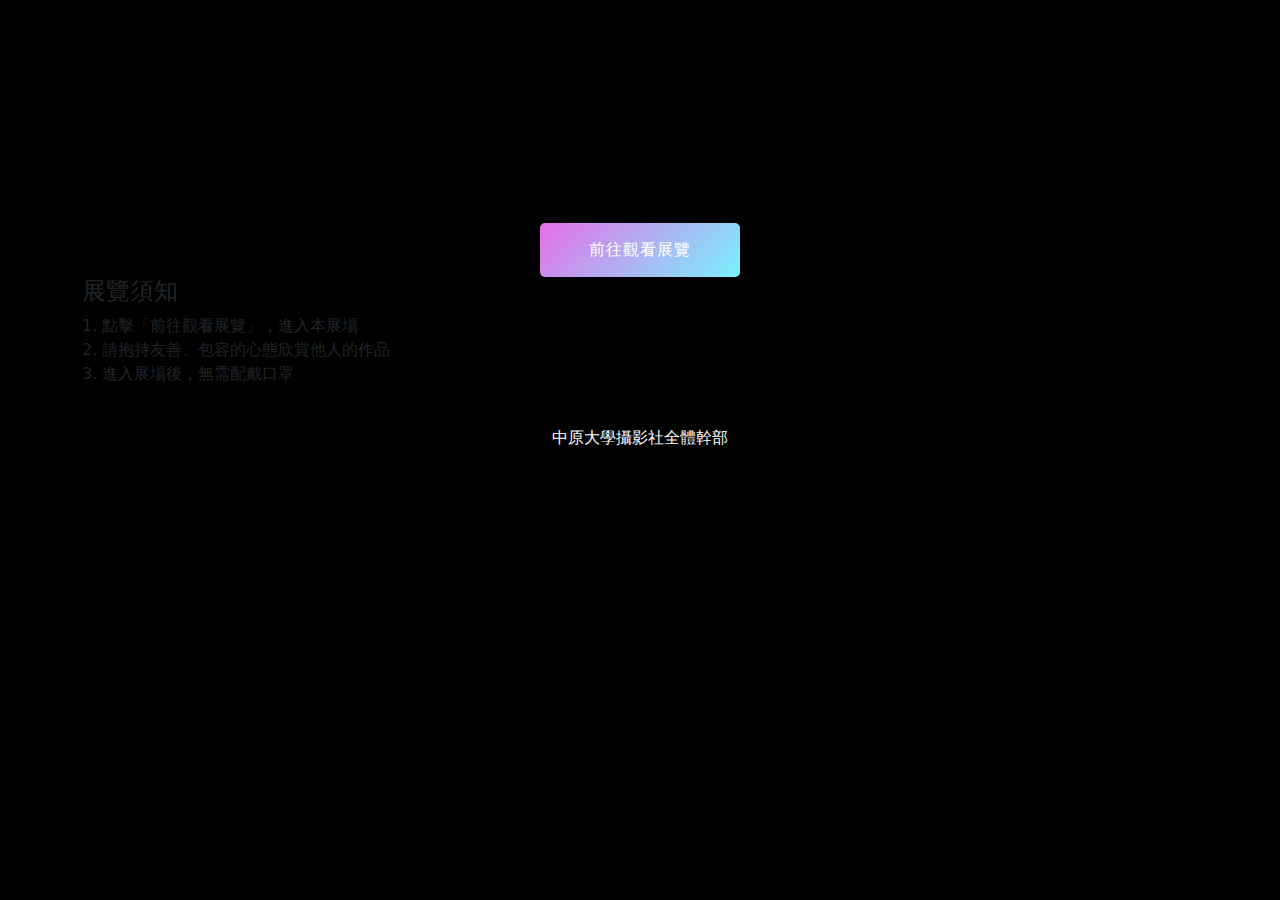
<file: index.html>
<!DOCTYPE html>
<html lang="en">
<head>
	<meta charset="UTF-8">
	<meta content="IE=edge" http-equiv="X-UA-Compatible">
	<meta content="width=device-width, initial-scale=1.0" name="viewport">
	<title>展覽入口</title>
	<link href="https://cdn.jsdelivr.net/npm/bootstrap@5.1.1/dist/css/bootstrap.min.css" rel="stylesheet">
	<link href="css/css_index.css" rel="stylesheet">
</head>
<body>
	<div class="index">
		<div class="container">
			<div class="row">
				<div class="col-md-12 align-self-center">
					<div class="btnripple">
						<a data-animation="ripple" href="page/nav.html"><span style="font-weight: bolder;">前往觀看展覽</span></a>
					</div>
				</div>
			</div>
			<div class="row">
				<div class="col-md-12 align-self-center">					
					<h4>展覽須知</h4>
					<blockquote>
						1. 點擊「前往觀看展覽」，進入本展場<br>
						2. 請抱持友善、包容的心態欣賞他人的作品<br>
						3. 進入展場後，無需配戴口罩
					</blockquote>
					<p>中原大學攝影社全體幹部</p>
				</div>
			</div>
		</div>
		<div id="stars">
			<div class="star" style="top: 0px;left: 500px;"></div>
		</div>
	</div>
	<script src="js/index.js">
	</script> 
	<script src="js/rippleeffect.js">
	</script> 
	<script src="https://cdn.jsdelivr.net/npm/bootstrap@5.1.1/dist/js/bootstrap.bundle.min.js">
	</script>
</body>
</html>
</file>
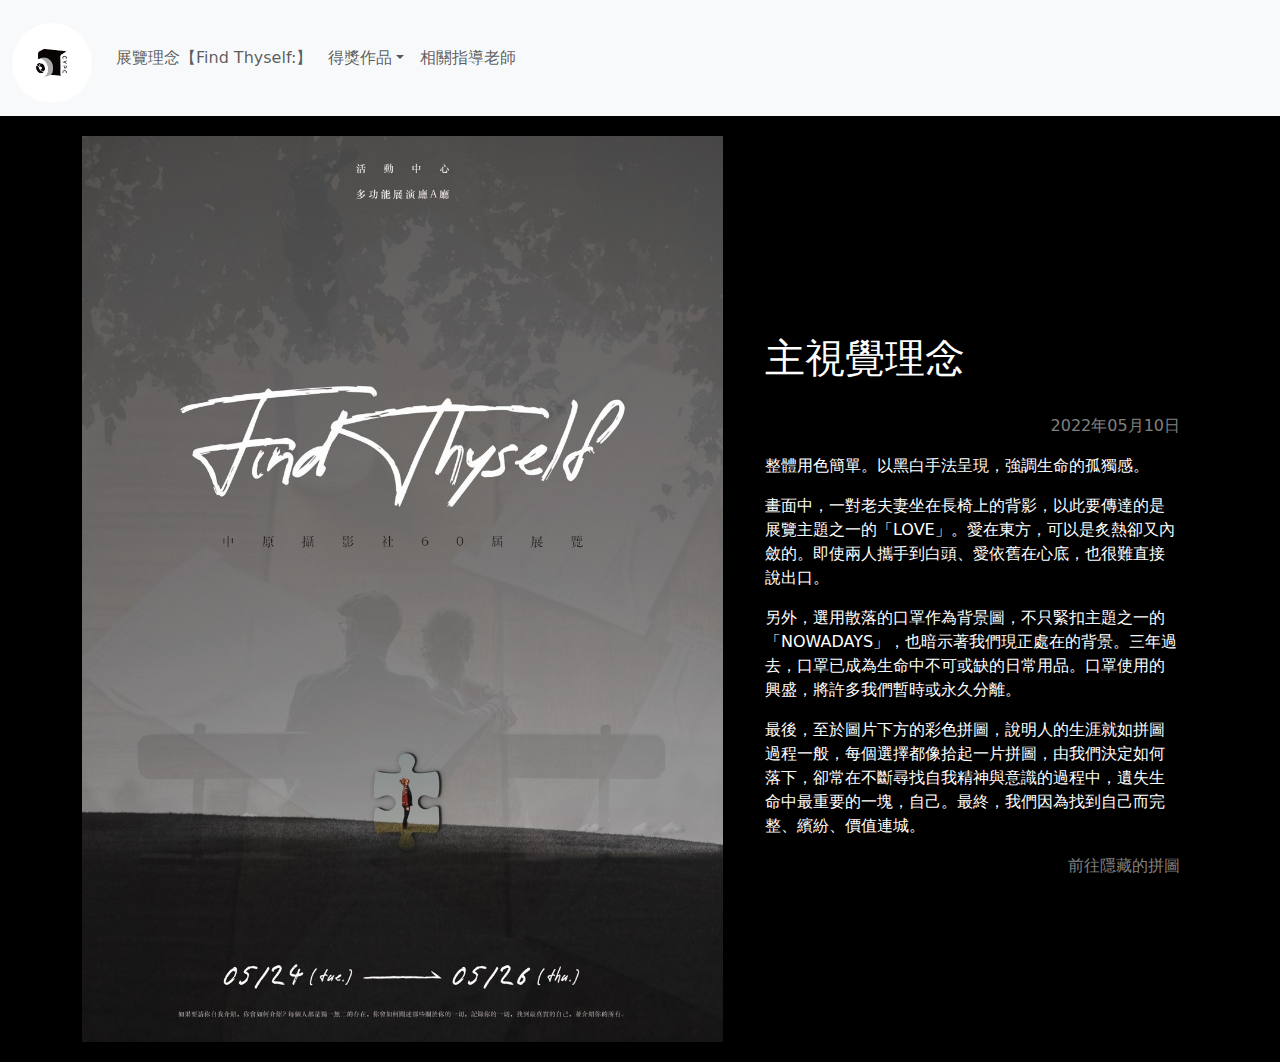
<file: page/nav.html>
<!DOCTYPE html>
<html lang="en">
<head>
	<meta charset="UTF-8">
	<meta content="IE=edge" http-equiv="X-UA-Compatible">
	<meta content="width=device-width, initial-scale=1.0" name="viewport">
	<title>展覽理念【Find Thyself:】</title>
	<link href="https://cdn.jsdelivr.net/npm/bootstrap@5.1.1/dist/css/bootstrap.min.css" rel="stylesheet">
	<link href="../css/css_nav.css" rel="stylesheet">
	<link rel="icon" href="../pic/logo2.png" type="image/x-icon">
</head>
<body>
	<nav class="navbar navbar-expand-lg navbar-light bg-light">
		<div class="container-fluid">
			<a class="navbar-brand" href="https://www.instagram.com/cycu_photo/"><img class="logo" src="../pic/logo.jpg"></a> <button aria-controls="navbarNav" aria-expanded="false" aria-label="Toggle navigation" class="navbar-toggler" data-bs-target="#navbarNav" data-bs-toggle="collapse" type="button"><span class="navbar-toggler-icon"></span></button>
			<div class="collapse navbar-collapse" id="navbarNav">
				<ul class="navbar-nav">
					<li class="nav-item">
						<a class="nav-link" href="nav.html">展覽理念【Find Thyself:】</a>
					</li>
					<li class="nav-item dropdown">
						<a aria-expanded="false" class="nav-link dropdown-toggle" data-bs-toggle="dropdown" href="#" id="navbarDropdown" role="button">得獎作品</a>
						<ul aria-labelledby="navbarDropdown" class="dropdown-menu">
							<li>
								<a class="dropdown-item" href="first.html">第一期【Find Thyself: Love】</a>
							</li>
							<li>
								<a class="dropdown-item" href="second.html">第二期【Find Thyself: Remembrance】</a>
							</li>
							<li>
								<a class="dropdown-item" href="third.html">第三期【Find Thyself: Nowadays】</a>
							</li>
						</ul>
					</li>
					<li class="nav-item">
						<a class="nav-link" href="teach.html">相關指導老師</a>
					</li>
				</ul>
			</div>
		</div>
	</nav>
	<div class="news">
		<div class="container">
			<div class="row">
				<div class="col-md-7 align-self-center" id="newspic"><img src="../pic/see.jpg"></div>
				<div class="col-md-5 align-self-center" id="newscontent">
					<h1>主視覺理念</h1><br>
					<p style="text-align: end; color: gray;">2022年05月10日</p>
					<p>整體用色簡單。以黑白手法呈現，強調生命的孤獨感。</p>
					<p>畫面中，一對老夫妻坐在長椅上的背影，以此要傳達的是展覽主題之一的「LOVE」。愛在東方，可以是炙熱卻又內斂的。即使兩人攜手到白頭、愛依舊在心底，也很難直接說出口。</p>
					<p>另外，選用散落的口罩作為背景圖，不只緊扣主題之一的「NOWADAYS」，也暗示著我們現正處在的背景。三年過去，口罩已成為生命中不可或缺的日常用品。口罩使用的興盛，將許多我們暫時或永久分離。</p>
					<p>最後，至於圖片下方的彩色拼圖，說明人的生涯就如拼圖過程一般，每個選擇都像拾起一片拼圖，由我們決定如何落下，卻常在不斷尋找自我精神與意識的過程中，遺失生命中最重要的一塊，自己。最終，我們因為找到自己而完整、繽紛、價值連城。</p>
					<p style="text-align: end;"><a href="otherwork.html" style="text-decoration: none; color: gray;">前往隱藏的拼圖</a></p>
				</div>
			</div>
		</div>
	</div>
	<script src="https://cdn.jsdelivr.net/npm/bootstrap@5.1.1/dist/js/bootstrap.bundle.min.js"></script>
</body>
</html>
</file>
<file: css/css_index.css>
.index {
	position:fixed;
	width:100%;
	background:#000000;
	height:100%;
}
#stars {
	width:100%;
}
.star {
	display:block;
	width:5px;
	height:5px;
	border-radius:50%;
	background:#FFF;
	position:absolute;
	transform-origin:100% 0;
	animation:star-ani 4s linear infinite;
	-webkit-animation:star-ani 5s linear infinite;
	box-shadow:0 0 5px 5px rgba(255,255,255,.3);
	opacity:0;
	z-index:2;
}
.star:after {
	content:'';
	display:block;
	top:0px;
	left:4px;
	border:0px solid #fff;
	border-width:0px 90px 2px 90px;
	border-color:transparent transparent transparent rgba(255,255,255,.3);
	transform:rotate(-45deg) translate3d(1px,3px,0);
	box-shadow:0 0 1px 0 rgba(255,255,255,.1);
	transform-origin:0% 100%;
}
@keyframes star-ani {
	0% {
	opacity:0;
	transform:scale(0) translate3d(0,0,0);
}
20% {
	opacity:0.8;
	transform:scale(0.2) translate3d(-100px,100px,0);
}
40% {
	opacity:0.8;
	transform:scale(0.4) translate3d(-200px,200px,0);
}
60% {
	opacity:0.8;
	transform:scale(0.6) translate3d(-300px,300px,0);
}
80% {
	opacity:1;
	transform:scale(1) translate3d(-350px,350px,0);
}
100% {
	opacity:1;
	transform:scale(1.2) translate3d(-400px,380px,0);
}
}
.btnripple {
	width: 200px;
  margin:auto;
  padding-top: 20%;
}
*[data-animation="ripple"] {
	height: 100%;
	width: 100%;
	display: block;
	outline: none;
	padding: 20px;
	color: #fff;
	text-transform: uppercase;
	background: linear-gradient(135deg, #e570e7 0%,#79f1fc 100%);
	box-sizing: border-box;
	text-align: center;
	line-height: 14px;
	font-family: roboto, helvetica;
	font-weight: 200;
	letter-spacing: 1px;
	text-decoration: none;
	box-shadow: 0 5px 3px rgba(0, 0, 0, 0.3);
	cursor: pointer;
  /*border-radius: 50px;*/
	-webkit-tap-highlight-color: transparent;
	border-radius: 5px;
}
*[data-animation="ripple"]:focus {
	outline: none;
}
*[data-animation="ripple"]::selection {
	background: transparent;
	pointer-events: none;
}
.index p{
  margin-top: 40px;
  text-align: center;
  color: white;
}
</file>
<file: css/css_nav.css>
.news{
    background-color: black;
    padding-top: 20px;
    padding-bottom: 20px;
}
#newspic img{
    width: 100%;
}
#newscontent{
    color: white;
    padding-top: 50px;
    padding-left: 30px;
    padding-right: 30px;
}
.logo{
    margin-top: 10px;
    width: 80px;
    border-radius: 50%;
}
</file>
